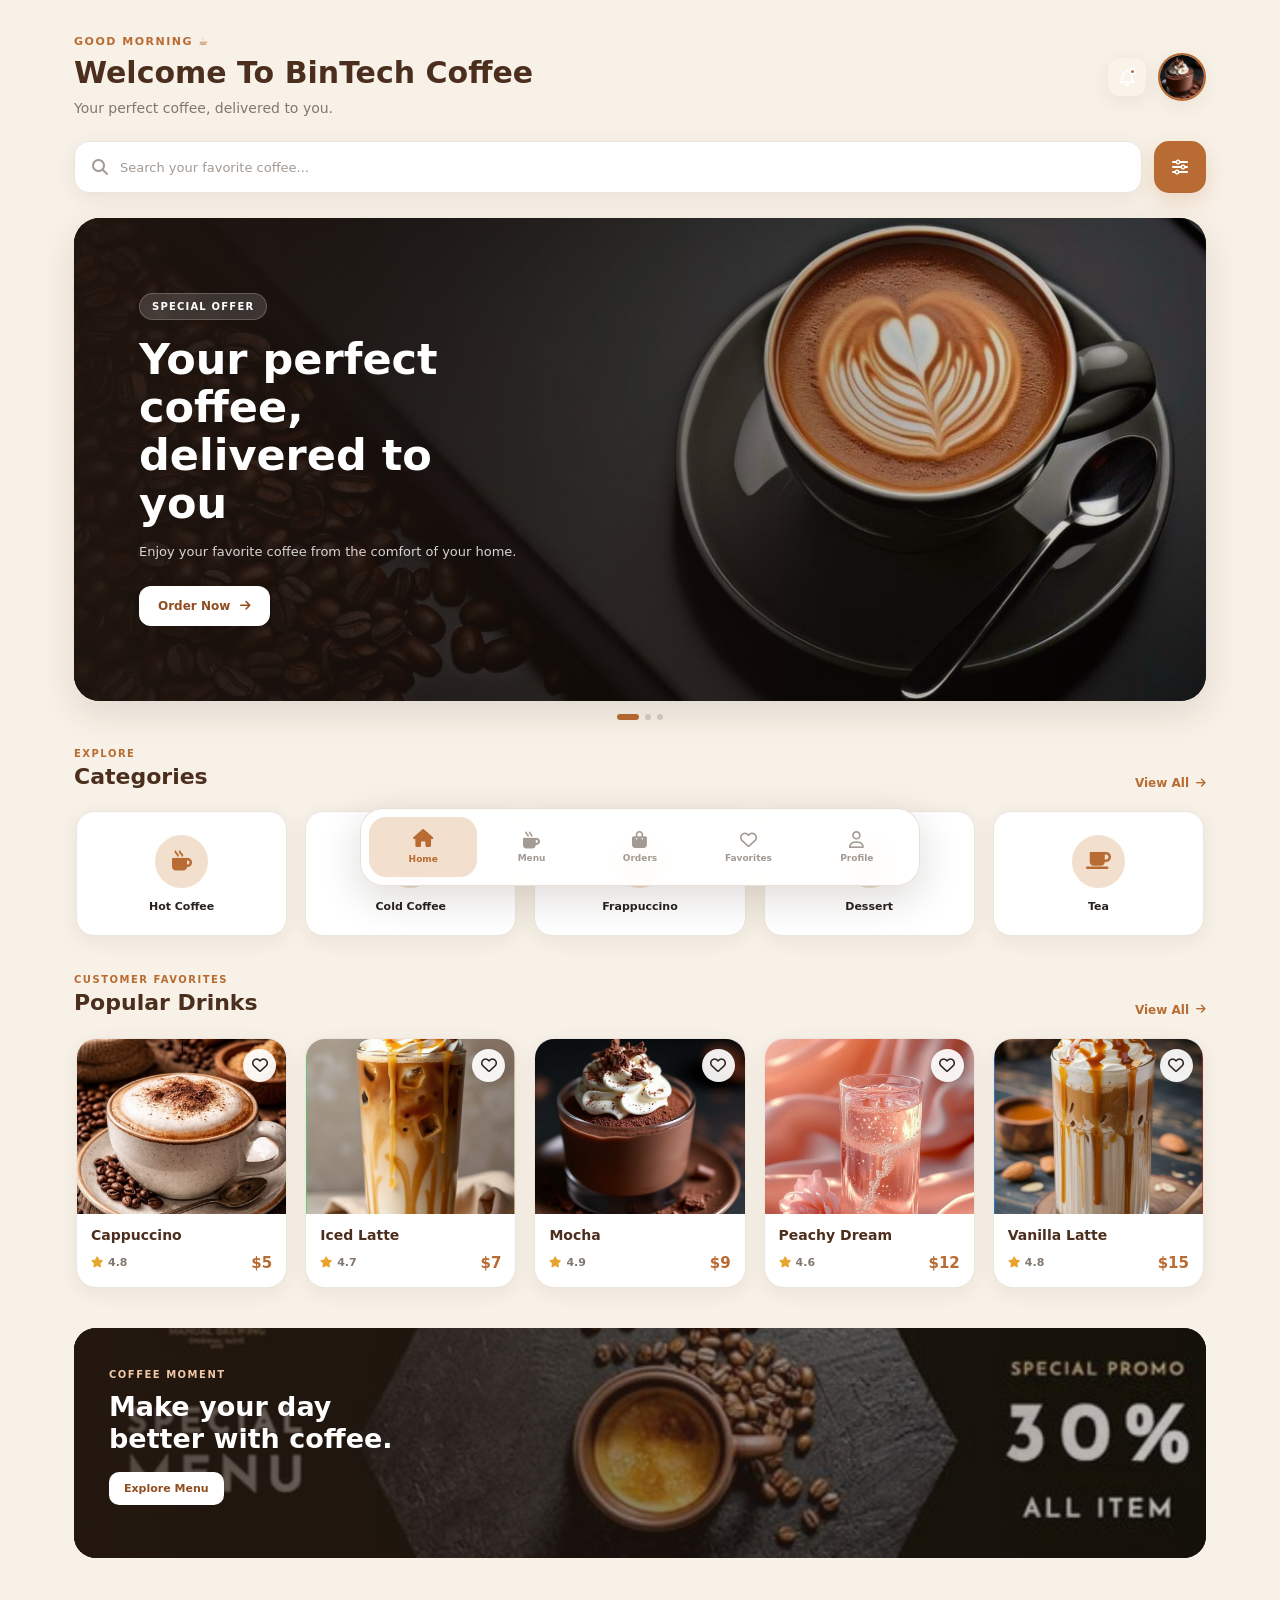
<file: index.html>
<!DOCTYPE html>
<html lang="en" dir="ltr">

<head>
    <meta charset="UTF-8">

    <!-- برای نمایش صحیح سایت در موبایل -->
    <meta name="viewport" content="width=device-width, initial-scale=1.0">

    <!-- آیکون‌های Font Awesome -->
    <link rel="stylesheet"
        href="https://cdnjs.cloudflare.com/ajax/libs/font-awesome/6.7.2/css/all.min.css">

    <!-- فایل CSS اصلی -->
    <link rel="stylesheet" href="stayl.css">

    <title>BinTech Coffee | Home</title>
</head>

<body>

    <!-- ================= HEADER ================= -->

    <header class="top-bar">

        <div class="greeting">
            <span class="welcome-small">GOOD MORNING ☕</span>

            <h1>Welcome to BinTech Coffee</h1>

            <p>Your perfect coffee, delivered to you.</p>
        </div>

        <div class="header-actions">

            <!-- دکمه اعلان -->
            <button class="icon-btn" aria-label="Notifications">
                <i class="fa-regular fa-bell"></i>
                <span class="notification-dot"></span>
            </button>

            <!-- پروفایل -->
            <a href="#" class="profile-avatar">
                <img src="Mocha.jpg" alt="User profile">
            </a>

        </div>

    </header>


    <!-- ================= SEARCH ================= -->

    <section class="search-section">

        <div class="search-box">

            <i class="fa-solid fa-magnifying-glass"></i>

            <input
                type="text"
                placeholder="Search your favorite coffee..."
            >

        </div>

        <button class="filter-btn" aria-label="Filter">
            <i class="fa-solid fa-sliders"></i>
        </button>

    </section>


    <!-- ================= HERO ================= -->

    <main>

        <section class="hero-section">

            <div class="hero-card">

                <img src="BANER1.PNG" alt="Coffee banner">

                <div class="hero-overlay"></div>

                <div class="hero-content">

                    <span class="hero-label">
                        SPECIAL OFFER
                    </span>

                    <h2>
                        Your perfect coffee,
                        <br>
                        delivered to you
                    </h2>

                    <p>
                        Enjoy your favorite coffee
                        from the comfort of your home.
                    </p>

                    <a href="menu.html" class="primary-btn">
                        Order Now
                        <i class="fa-solid fa-arrow-right"></i>
                    </a>

                </div>

            </div>

            <!-- نقطه‌های اسلایدر -->
            <div class="hero-dots">

                <span class="hero-dot active"></span>
                <span class="hero-dot"></span>
                <span class="hero-dot"></span>

            </div>

        </section>


        <!-- ================= CATEGORIES ================= -->

        <section class="content-section">

            <div class="section-heading">

                <div>
                    <span class="section-label">EXPLORE</span>
                    <h2>Categories</h2>
                </div>

                <a href="menu.html" class="view-all">
                    View All
                    <i class="fa-solid fa-arrow-right"></i>
                </a>

            </div>


            <div class="category-list">

                <a href="menu.html" class="category-card">

                    <div class="category-icon">
                        <i class="fa-solid fa-mug-hot"></i>
                    </div>

                    <span>Hot Coffee</span>

                </a>


                <a href="menu.html" class="category-card">

                    <div class="category-icon">
                        <i class="fa-solid fa-glass-water"></i>
                    </div>

                    <span>Cold Coffee</span>

                </a>


                <a href="menu.html" class="category-card">

                    <div class="category-icon">
                        <i class="fa-solid fa-blender"></i>
                    </div>

                    <span>Frappuccino</span>

                </a>


                <a href="menu.html" class="category-card">

                    <div class="category-icon">
                        <i class="fa-solid fa-cake-candles"></i>
                    </div>

                    <span>Dessert</span>

                </a>


                <a href="menu.html" class="category-card">

                    <div class="category-icon">
                        <i class="fa-solid fa-mug-saucer"></i>
                    </div>

                    <span>Tea</span>

                </a>

            </div>

        </section>


        <!-- ================= POPULAR DRINKS ================= -->

        <section class="content-section">

            <div class="section-heading">

                <div>
                    <span class="section-label">CUSTOMER FAVORITES</span>
                    <h2>Popular Drinks</h2>
                </div>

                <a href="menu.html" class="view-all">
                    View All
                    <i class="fa-solid fa-arrow-right"></i>
                </a>

            </div>


            <div class="drink-list">


                <!-- Drink 1 -->

                <article class="drink-card">

                    <div class="drink-image">

                        <img
                            src="cappuccino.jpg"
                            alt="Cappuccino"
                        >

                        <button class="heart-btn" aria-label="Add to favorites">
                            <i class="fa-regular fa-heart"></i>
                        </button>

                    </div>

                    <div class="drink-info">

                        <h3>Cappuccino</h3>

                        <div class="drink-bottom">

                            <div class="rating">
                                <i class="fa-solid fa-star"></i>
                                <span>4.8</span>
                            </div>

                            <span class="price">$5</span>

                        </div>

                    </div>

                </article>


                <!-- Drink 2 -->

                <article class="drink-card">

                    <div class="drink-image">

                        <img
                            src="Iced lette.jpg"
                            alt="Iced Latte"
                        >

                        <button class="heart-btn" aria-label="Add to favorites">
                            <i class="fa-regular fa-heart"></i>
                        </button>

                    </div>

                    <div class="drink-info">

                        <h3>Iced Latte</h3>

                        <div class="drink-bottom">

                            <div class="rating">
                                <i class="fa-solid fa-star"></i>
                                <span>4.7</span>
                            </div>

                            <span class="price">$7</span>

                        </div>

                    </div>

                </article>


                <!-- Drink 3 -->

                <article class="drink-card">

                    <div class="drink-image">

                        <img
                            src="Mocha.jpg"
                            alt="Mocha"
                        >

                        <button class="heart-btn" aria-label="Add to favorites">
                            <i class="fa-regular fa-heart"></i>
                        </button>

                    </div>

                    <div class="drink-info">

                        <h3>Mocha</h3>

                        <div class="drink-bottom">

                            <div class="rating">
                                <i class="fa-solid fa-star"></i>
                                <span>4.9</span>
                            </div>

                            <span class="price">$9</span>

                        </div>

                    </div>

                </article>


                <!-- Drink 4 -->

                <article class="drink-card">

                    <div class="drink-image">

                        <img
                            src="Peachy Dream.jpg"
                            alt="Peachy Dream"
                        >

                        <button class="heart-btn" aria-label="Add to favorites">
                            <i class="fa-regular fa-heart"></i>
                        </button>

                    </div>

                    <div class="drink-info">

                        <h3>Peachy Dream</h3>

                        <div class="drink-bottom">

                            <div class="rating">
                                <i class="fa-solid fa-star"></i>
                                <span>4.6</span>
                            </div>

                            <span class="price">$12</span>

                        </div>

                    </div>

                </article>


                <!-- Drink 5 -->

                <article class="drink-card">

                    <div class="drink-image">

                        <img
                            src="Vanilla Latte.jpg"
                            alt="Vanilla Latte"
                        >

                        <button class="heart-btn" aria-label="Add to favorites">
                            <i class="fa-regular fa-heart"></i>
                        </button>

                    </div>

                    <div class="drink-info">

                        <h3>Vanilla Latte</h3>

                        <div class="drink-bottom">

                            <div class="rating">
                                <i class="fa-solid fa-star"></i>
                                <span>4.8</span>
                            </div>

                            <span class="price">$15</span>

                        </div>

                    </div>

                </article>

            </div>

        </section>


        <!-- ================= PROMO BANNER ================= -->

        <section class="promo-section">

            <div class="promo-card">

                <img src="BANER3.PNG" alt="Special coffee">

                <div class="promo-overlay"></div>

                <div class="promo-content">

                    <span>COFFEE MOMENT</span>

                    <h2>
                        Make your day
                        <br>
                        better with coffee.
                    </h2>

                    <a href="menu.html" class="promo-btn">
                        Explore Menu
                    </a>

                </div>

            </div>

        </section>

    </main>


    <!-- ================= BOTTOM NAVIGATION ================= -->

   <nav class="bottom-nav">

    <a href="index.html" class="bottom-nav-item active">
        <i class="fa-solid fa-house"></i>
        <span>Home</span>
    </a>

    <a href="menu.html" class="bottom-nav-item">
        <i class="fa-solid fa-mug-hot"></i>
        <span>Menu</span>
    </a>

    <a href="cart.html" class="bottom-nav-item">
        <i class="fa-solid fa-bag-shopping"></i>
        <span>Orders</span>
        <span class="nav-badge cart-count">0</span>
    </a>

    <a href="favorites.html" class="bottom-nav-item">
        <i class="fa-regular fa-heart"></i>
        <span>Favorites</span>
        <span class="nav-badge favorite-count">0</span>
    </a>

    <a href="profile.html" class="bottom-nav-item">
        <i class="fa-regular fa-user"></i>
        <span>Profile</span>
    </a>

</nav>
<script src="app.js"></script>
</body>

</html>
</file>
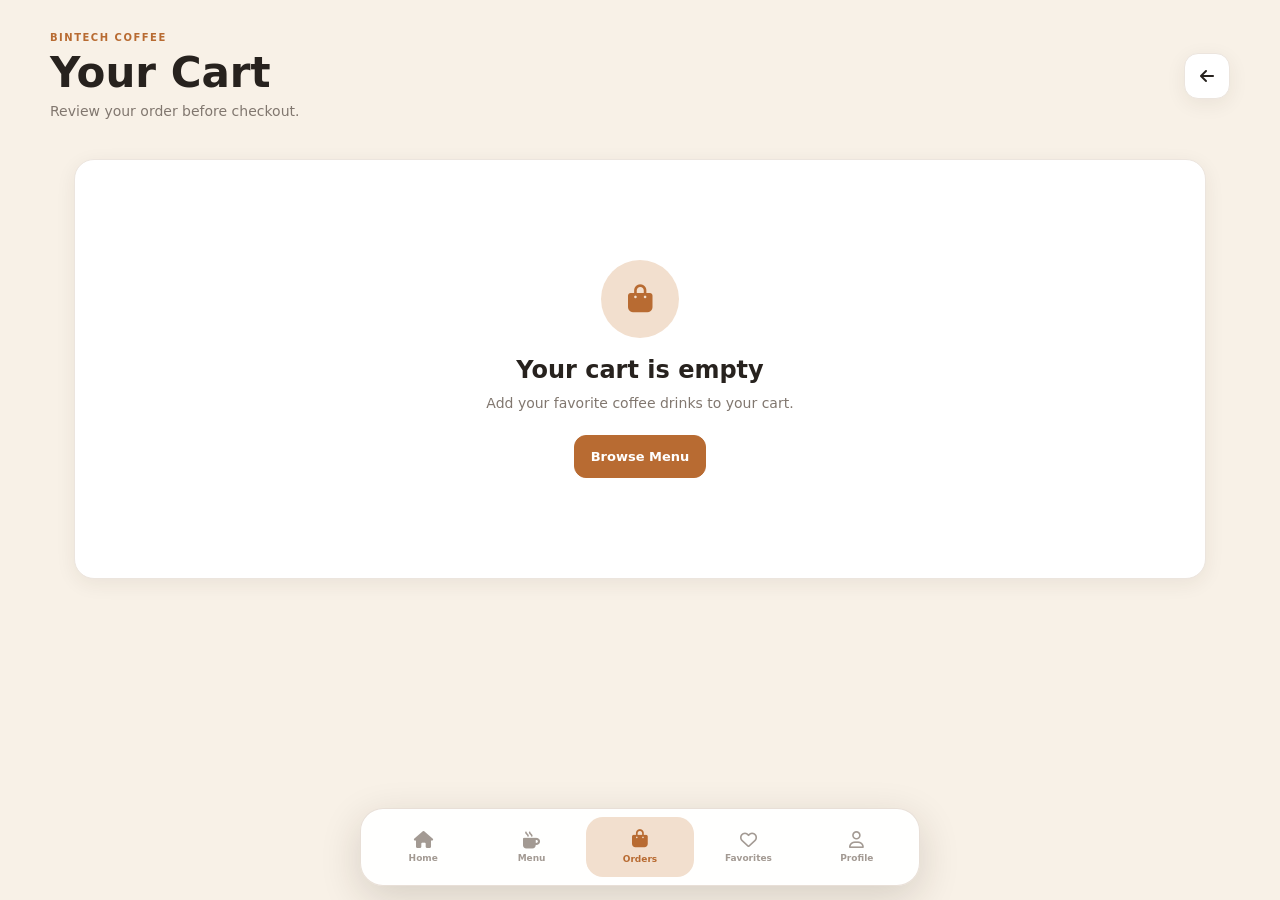
<file: cart.html>
<!DOCTYPE html>
<html lang="en">

<head>
    <meta charset="UTF-8">

    <meta
        name="viewport"
        content="width=device-width, initial-scale=1.0">

    <title>BinTech Coffee - Cart</title>

    <link rel="stylesheet" href="stayl.css">

    <link
        rel="stylesheet"
        href="https://cdnjs.cloudflare.com/ajax/libs/font-awesome/6.7.2/css/all.min.css">
</head>

<body>

    <!-- Page Header -->
    <header class="page-header">

        <div>
            <span class="section-label">BINTECH COFFEE</span>
            <h1>Your Cart</h1>
            <p>Review your order before checkout.</p>
        </div>

        <a href="menu.html" class="back-btn">
            <i class="fa-solid fa-arrow-left"></i>
        </a>

    </header>


    <!-- Cart -->
    <main>

        <section class="content-section">

            <div id="cartContent"></div>

        </section>

    </main>


    <!-- Bottom Navigation -->
    <nav class="bottom-nav">

        <a href="index.html" class="bottom-nav-item">
            <i class="fa-solid fa-house"></i>
            <span>Home</span>
        </a>

        <a href="menu.html" class="bottom-nav-item">
            <i class="fa-solid fa-mug-hot"></i>
            <span>Menu</span>
        </a>

        <a href="cart.html" class="bottom-nav-item active">
            <i class="fa-solid fa-bag-shopping"></i>
            <span>Orders</span>
            <span class="nav-badge cart-count">0</span>
        </a>

        <a href="favorites.html" class="bottom-nav-item">
            <i class="fa-regular fa-heart"></i>
            <span>Favorites</span>
            <span class="nav-badge favorite-count">0</span>
        </a>

        <a href="profile.html" class="bottom-nav-item">
            <i class="fa-regular fa-user"></i>
            <span>Profile</span>
        </a>

    </nav>


    <script src="app.js"></script>

</body>

</html>
</file>
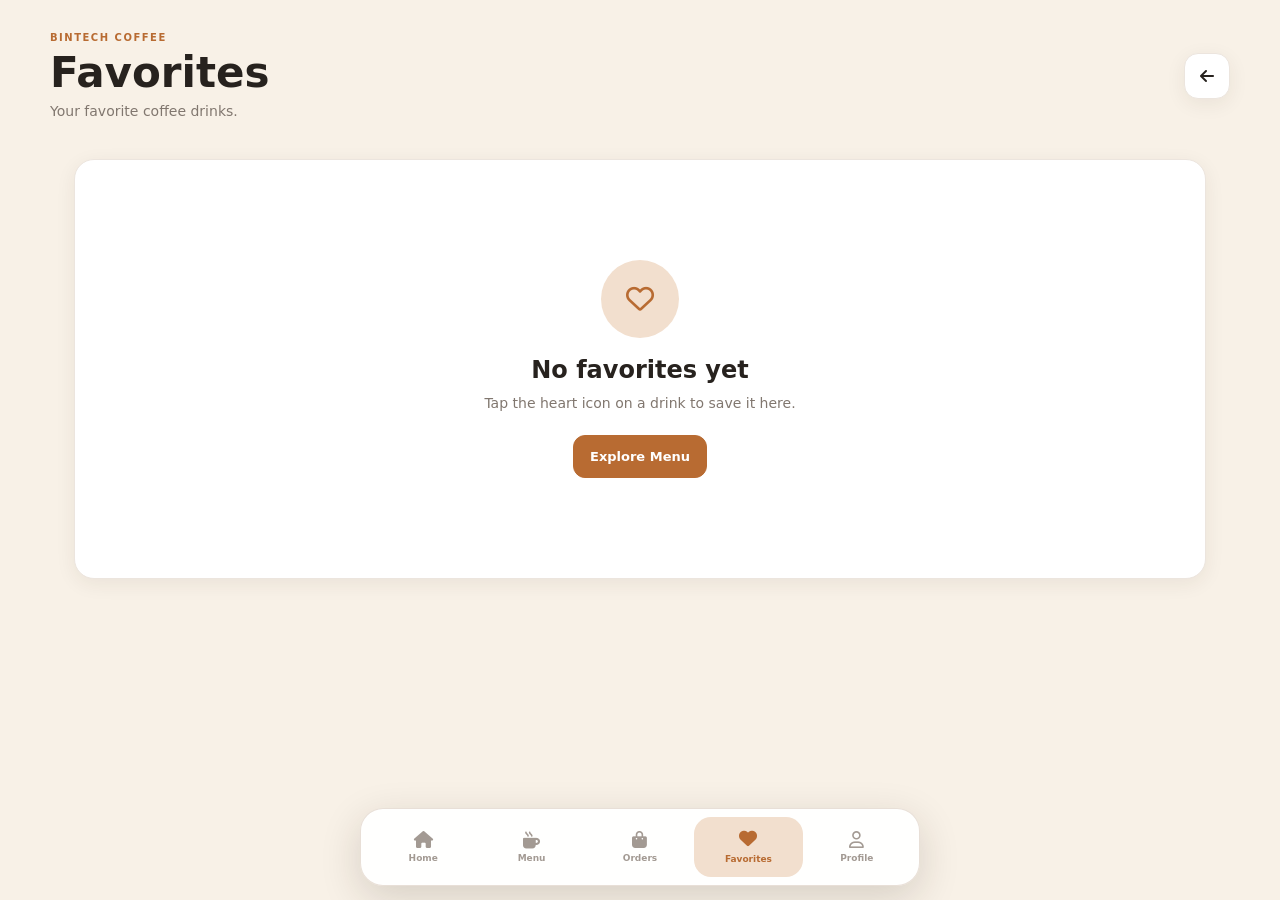
<file: favorites.html>
<!DOCTYPE html>
<html lang="en">

<head>

    <meta charset="UTF-8">

    <meta
        name="viewport"
        content="width=device-width, initial-scale=1.0">

    <title>BinTech Coffee - Favorites</title>

    <link rel="stylesheet" href="stayl.css">

    <link
        rel="stylesheet"
        href="https://cdnjs.cloudflare.com/ajax/libs/font-awesome/6.7.2/css/all.min.css">

</head>

<body>

    <!-- Page Header -->
    <header class="page-header">

        <div>
            <span class="section-label">BINTECH COFFEE</span>
            <h1>Favorites</h1>
            <p>Your favorite coffee drinks.</p>
        </div>

        <a href="index.html" class="back-btn">
            <i class="fa-solid fa-arrow-left"></i>
        </a>

    </header>


    <!-- Favorites -->
    <main>

        <section class="content-section">

            <div id="favoritesContent"></div>

        </section>

    </main>


    <!-- Bottom Navigation -->
    <nav class="bottom-nav">

        <a href="index.html" class="bottom-nav-item">
            <i class="fa-solid fa-house"></i>
            <span>Home</span>
        </a>

        <a href="menu.html" class="bottom-nav-item">
            <i class="fa-solid fa-mug-hot"></i>
            <span>Menu</span>
        </a>

        <a href="cart.html" class="bottom-nav-item">
            <i class="fa-solid fa-bag-shopping"></i>
            <span>Orders</span>
            <span class="nav-badge cart-count">0</span>
        </a>

        <a href="favorites.html" class="bottom-nav-item active">
            <i class="fa-solid fa-heart"></i>
            <span>Favorites</span>
            <span class="nav-badge favorite-count">0</span>
        </a>

        <a href="profile.html" class="bottom-nav-item">
            <i class="fa-regular fa-user"></i>
            <span>Profile</span>
        </a>

    </nav>


    <script src="app.js"></script>

</body>

</html>
</file>
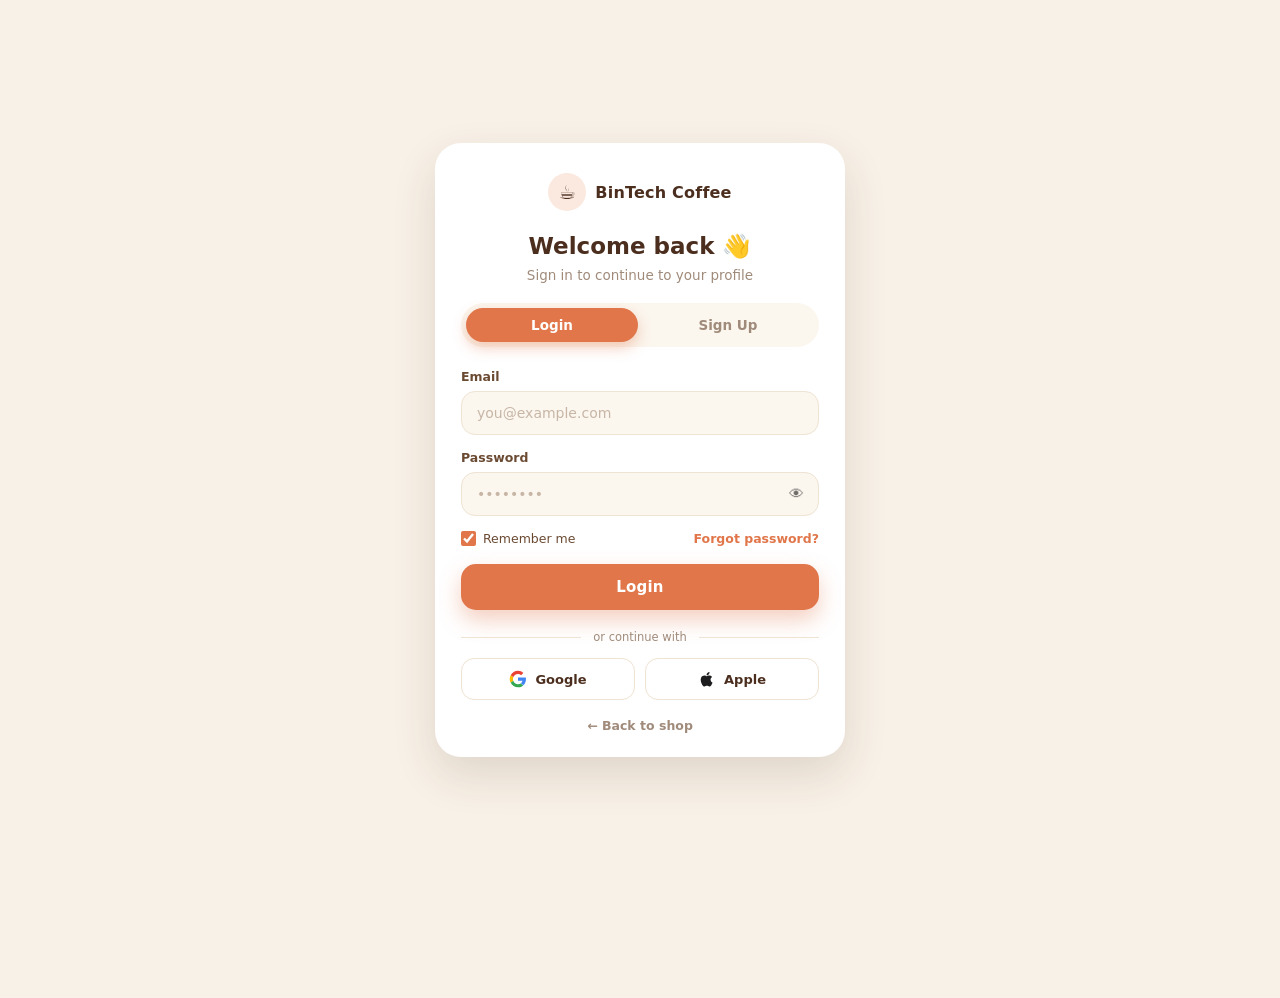
<file: profile.html>
<!DOCTYPE html>
<html lang="en">
<head>
  <meta charset="UTF-8">
  <meta name="viewport" content="width=device-width, initial-scale=1.0">
  <title>Profile — BinTech Coffee</title>
  <link rel="stylesheet" href="stayl.css">
  <script src="app.js" defer></script>
</head>
<body>

  <!-- ================= AUTH SCREEN (Login / Sign Up) ================= -->
  <div id="authScreen" class="screen active">
    <div class="auth-card">

      <div class="auth-logo">
        <span class="auth-logo-icon">☕</span>
        BinTech Coffee
      </div>

      <h1 id="authTitle">Welcome back 👋</h1>
      <p class="auth-sub" id="authSub">Sign in to continue to your profile</p>

      <!-- Login / Signup switcher -->
      <div class="auth-tabs">
        <button class="atab active" data-tab="login" type="button">Login</button>
        <button class="atab" data-tab="signup" type="button">Sign Up</button>
      </div>

      <!-- LOGIN FORM -->
      <form id="loginForm" novalidate>
        <label class="pfl-field">
          <span>Email</span>
          <input type="email" id="loginEmail" placeholder="you@example.com" autocomplete="email">
        </label>

        <label class="pfl-field">
          <span>Password</span>
          <div class="pw-wrap">
            <input type="password" id="loginPass" placeholder="••••••••" autocomplete="current-password">
            <button type="button" class="pw-eye" data-eye="loginPass" aria-label="Show password">👁</button>
          </div>
        </label>

        <div class="row-between">
          <label class="chk"><input type="checkbox" checked> Remember me</label>
          <a href="#" class="link" id="forgotLink">Forgot password?</a>
        </div>

        <button type="submit" class="btn-primary" id="loginBtn" >Login</button>
      </form>

      <!-- SIGNUP FORM -->
      <form id="signupForm" hidden novalidate>
        <label class="pfl-field">
          <span>Full name</span>
          <input type="text" id="signupName" placeholder="John Carter" autocomplete="name">
        </label>

        <label class="pfl-field">
          <span>Email</span>
          <input type="email" id="signupEmail" placeholder="you@example.com" autocomplete="email">
        </label>

        <label class="pfl-field">
          <span>Password</span>
          <div class="pw-wrap">
            <input type="password" id="signupPass" placeholder="Min. 6 characters" autocomplete="new-password">
            <button type="button" class="pw-eye" data-eye="signupPass" aria-label="Show password">👁</button>
          </div>
        </label>

        <label class="pfl-field">
          <span>Confirm password</span>
          <div class="pw-wrap">
            <input type="password" id="signupPass2" placeholder="Repeat password" autocomplete="new-password">
            <button type="button" class="pw-eye" data-eye="signupPass2" aria-label="Show password">👁</button>
          </div>
        </label>

        <button type="submit" class="btn-primary" id="signupBtn">Create Account</button>
      </form>

      <div class="divider"><span>or continue with</span></div>

      <div class="socials">
        <button type="button" class="btn-social" data-social="Google">
          <svg viewBox="0 0 24 24" width="18" height="18"><path fill="#EA4335" d="M12 5.3c1.6 0 3 .55 4.1 1.6l3-3C17.2 2.1 14.8 1 12 1 7.7 1 4 3.4 2.2 7l3.5 2.7C6.5 7.1 9 5.3 12 5.3z"/><path fill="#4285F4" d="M22.6 12.2c0-.8-.1-1.5-.2-2.2H12v4.3h6c-.3 1.4-1.1 2.6-2.3 3.4l3.4 2.6c2-1.9 3.5-4.6 3.5-8.1z"/><path fill="#FBBC05" d="M5.7 14.3a6.6 6.6 0 0 1 0-4.6L2.2 7a11 11 0 0 0 0 10l3.5-2.7z"/><path fill="#34A853" d="M12 23c2.8 0 5.2-.9 7-2.5l-3.4-2.6c-.9.6-2.1 1-3.6 1-3 0-5.5-1.8-6.3-4.6L2.2 17C4 20.6 7.7 23 12 23z"/></svg>
          Google
        </button>
        <button type="button" class="btn-social" data-social="Apple">
          <svg viewBox="0 0 24 24" width="18" height="18" fill="#1d1d1f"><path d="M16.7 12.9c0-2.4 2-3.6 2.1-3.7-1.1-1.7-2.9-1.9-3.5-1.9-1.5-.2-2.9.9-3.7.9-.8 0-1.9-.9-3.2-.9-1.6 0-3.1 1-4 2.4-1.7 3-.4 7.4 1.2 9.8.8 1.2 1.8 2.5 3.1 2.4 1.2 0 1.7-.8 3.2-.8 1.5 0 1.9.8 3.2.8 1.3 0 2.2-1.2 3-2.4.9-1.4 1.3-2.7 1.3-2.8-.1 0-2.6-1-2.7-3.8zM14.4 5.6c.7-.8 1.1-1.9 1-3.1-1 .1-2.2.7-2.9 1.5-.6.7-1.2 1.9-1 3 1.1.1 2.2-.6 2.9-1.4z"/></svg>
          Apple
        </button>
      </div>

      <button type="button" class="back-link" id="backBtn" href="index.html" >← Back to shop</button>
    </div>
  </div>

  <!-- ================= PROFILE SCREEN ================= -->
  <div id="profileScreen" class="screen">

    <!-- Profile header (brown gradient like the hero banner) -->
    <header class="phead">
      <div class="phead-top">
        <span class="phead-title">Profile</span>
        <button class="icon-btn" id="settingsBtn" aria-label="Settings">
          <svg viewBox="0 0 24 24" width="20" height="20" fill="none" stroke="currentColor" stroke-width="2" stroke-linecap="round"><circle cx="12" cy="12" r="3.2"/><path d="M19.4 15a1.7 1.7 0 0 0 .34 1.87l.06.06a2 2 0 1 1-2.83 2.83l-.06-.06a1.7 1.7 0 0 0-1.87-.34 1.7 1.7 0 0 0-1 1.55V21a2 2 0 1 1-4 0v-.09a1.7 1.7 0 0 0-1-1.55 1.7 1.7 0 0 0-1.87.34l-.06.06a2 2 0 1 1-2.83-2.83l.06-.06a1.7 1.7 0 0 0 .34-1.87 1.7 1.7 0 0 0-1.55-1H3a2 2 0 1 1 0-4h.09a1.7 1.7 0 0 0 1.55-1 1.7 1.7 0 0 0-.34-1.87l-.06-.06a2 2 0 1 1 2.83-2.83l.06.06a1.7 1.7 0 0 0 1.87.34h.09a1.7 1.7 0 0 0 1-1.55V3a2 2 0 1 1 4 0v.09a1.7 1.7 0 0 0 1 1.55 1.7 1.7 0 0 0 1.87-.34l.06-.06a2 2 0 1 1 2.83 2.83l-.06.06a1.7 1.7 0 0 0-.34 1.87v.09a1.7 1.7 0 0 0 1.55 1H21a2 2 0 1 1 0 4h-.09a1.7 1.7 0 0 0-1.55 1z"/></svg>
        </button>
      </div>

      <div class="phead-row">
        <div class="avatar" id="pAvatar">JC</div>
        <div>
          <div class="pname" id="pName">John Carter</div>
          <div class="pemail" id="pEmail">john@example.com</div>
          <span class="tier-badge">★ Gold Member</span>
        </div>
      </div>
    </header>

    <!-- Stats card (overlaps header) -->
    <section class="pstats">
      <div class="stat"><b id="stOrders">24</b><span>Orders</span></div>
      <div class="stat"><b id="stSpent">$142.60</b><span>Total Spent</span></div>
      <div class="stat"><b id="stPoints">320</b><span>Points</span></div>
    </section>

    <!-- Loyalty progress -->
    <section class="loyalty">
      <div class="row-between">
        <b>Loyalty — Gold Tier</b><span class="loyal-pts" id="loyalPts">320 pts</span>
      </div>
      <div class="bar"><i style="width:64%"></i></div>
      <small>180 more points to unlock <b>Platinum</b> ☕</small>
    </section>

    <!-- Tabs -->
    <nav class="ptabs">
      <button class="ptab active" data-panel="orders">Orders</button>
      <button class="ptab" data-panel="transactions">Transactions</button>
      <button class="ptab" data-panel="settings">Settings</button>
    </nav>

    <!-- ORDERS PANEL -->
    <section class="panel active" id="panel-orders">
      <div class="pfl-list" id="ordersList"><!-- rendered by JS --></div>
    </section>

    <!-- TRANSACTIONS PANEL -->
    <section class="panel" id="panel-transactions">
      <div class="pfl-list" id="txList"><!-- rendered by JS --></div>
    </section>

    <!-- SETTINGS PANEL -->
    <section class="panel" id="panel-settings">
      <div class="scard">
        <h3>Personal info</h3>
        <div class="set-avatar-row">
          <div class="avatar avatar-sm" id="setAvatar">JC</div>
          <div>
            <button type="button" class="btn-mini" id="changePhotoBtn">📷 Change photo</button>
            <input type="file" id="avatarInput" accept="image/*" hidden>
            <small>JPG or PNG, max 2MB</small>
          </div>
        </div>
        <form id="profileForm" novalidate>
          <label class="pfl-field"><span>Full name</span>
            <input type="text" id="setName" autocomplete="name">
          </label>
          <label class="pfl-field"><span>Email</span>
            <input type="email" id="setEmail" autocomplete="email">
          </label>
          <button type="submit" class="btn-primary btn-sm">Save changes</button>
        </form>
      </div>

      <div class="scard">
        <h3>Preferences</h3>
        <label class="pref"><span>Order status updates 🔔</span>
          <span class="tgl"><input type="checkbox" checked data-pref="order"><i></i></span>
        </label>
        <label class="pref"><span>Promo &amp; discounts 🎁</span>
          <span class="tgl"><input type="checkbox" data-pref="promo"><i></i></span>
        </label>
        <label class="pref"><span>Newsletter 📰</span>
          <span class="tgl"><input type="checkbox" data-pref="news"><i></i></span>
        </label>
      </div>

      <button class="btn-logout" id="logoutBtn">
        <svg viewBox="0 0 24 24" width="18" height="18" fill="none" stroke="currentColor" stroke-width="2" stroke-linecap="round"><path d="M9 21H5a2 2 0 0 1-2-2V5a2 2 0 0 1 2-2h4"/><path d="M16 17l5-5-5-5M21 12H9"/></svg>
        Log out
      </button>
    </section>

    <!-- Bottom navigation (same as the rest of the site) -->
    <nav class="bnav">
      <button class="bitem" data-nav="home">
        <svg viewBox="0 0 24 24" fill="none" stroke="currentColor" stroke-width="2" stroke-linecap="round" stroke-linejoin="round"><path d="M3 10.5 12 3l9 7.5"/><path d="M5 9.5V21h14V9.5"/></svg>
        Home
      </button>
      <button class="bitem" data-nav="menu">
        <svg viewBox="0 0 24 24" fill="currentColor"><circle cx="6" cy="6" r="2"/><circle cx="14" cy="6" r="2"/><circle cx="6" cy="14" r="2"/><circle cx="14" cy="14" r="2"/><circle cx="20" cy="10" r="1.6"/></svg>
        Menu
      </button>
      <button class="bitem" data-nav="orders">
        <svg viewBox="0 0 24 24" fill="none" stroke="currentColor" stroke-width="2" stroke-linecap="round" stroke-linejoin="round"><path d="M6 3h12v18l-2-1.5L14 21l-2-1.5L10 21l-2-1.5L6 21V3z"/><path d="M9 8h6M9 12h6"/></svg>
        Orders
      </button>
      <button class="bitem" data-nav="fav">
        <svg viewBox="0 0 24 24" fill="none" stroke="currentColor" stroke-width="2" stroke-linecap="round" stroke-linejoin="round"><path d="M12 20.5s-7.5-4.7-9.3-9.2C1.5 8.3 3.4 5 6.6 5c2 0 3.6 1.2 4.4 2.5h2c.8-1.3 2.4-2.5 4.4-2.5 3.2 0 5.1 3.3 3.9 6.3-1.8 4.5-9.3 9.2-9.3 9.2z"/></svg>
        Favorites
      </button>
      <button class="bitem active" data-nav="profile">
        <svg viewBox="0 0 24 24" fill="none" stroke="currentColor" stroke-width="2" stroke-linecap="round"><circle cx="12" cy="8" r="3.6"/><path d="M5 20c1.5-3.5 4-5 7-5s5.5 1.5 7 5"/></svg>
        Profile
      </button>
    </nav>
  </div>

  <!-- Toast -->
  <div id="toast" class="toast" hidden></div>

</body>
</html>
</file>
<file: stayl.css>
/* =====================================================
   BINTECH COFFEE
   Main Stylesheet
   این فایل برای index.html و menu.html استفاده می‌شود.
===================================================== */


/* ================= ROOT VARIABLES ================= */

:root {

    --primary-color: #b86b32;
    --primary-dark: #8f4d20;
    --primary-light: #f2dfce;

    --background-color: #f8f5f0;
    --white: #ffffff;

    --text-color: #27221e;
    --text-light: #81776f;
    --text-muted: #a39a93;

    --border-color: #ece5de;

    --rating-color: #e8a52d;

    --card-radius: 20px;

    --small-shadow:
        0 5px 20px rgba(60, 39, 25, 0.07);

    --medium-shadow:
        0 12px 35px rgba(60, 39, 25, 0.12);

    --transition: 0.3s ease;

    --bottom-nav-height: 78px;
}


/* ================= RESET ================= */

* {
    margin: 0;
    padding: 0;
    box-sizing: border-box;
}


html {
    scroll-behavior: smooth;
}


body {

    font-family:
        Arial,
        Helvetica,
        sans-serif;

    background: var(--background-color);

    color: var(--text-color);

    min-height: 100vh;

    padding-bottom: calc(
        var(--bottom-nav-height) + 20px
    );
}


a {
    color: inherit;
    text-decoration: none;
}


button,
input {
    font: inherit;
}


button {
    border: none;
    cursor: pointer;
}


img {
    max-width: 100%;
}


/* ================= HEADER ================= */

.top-bar {

    width: 100%;

    max-width: 1180px;

    margin: 0 auto;

    padding: 28px 24px 10px;

    display: flex;

    align-items: center;

    justify-content: space-between;

    gap: 20px;
}


.greeting {
    min-width: 0;
}


.welcome-small {

    display: block;

    margin-bottom: 7px;

    color: var(--primary-color);

    font-size: 11px;

    font-weight: 800;

    letter-spacing: 1.5px;
}


.greeting h1 {

    font-size: clamp(22px, 4vw, 30px);

    line-height: 1.2;

    font-weight: 800;

    text-transform: capitalize;
}


.greeting p {

    margin-top: 7px;

    color: var(--text-light);

    font-size: 14px;

    line-height: 1.5;
}


/* ================= HEADER ACTIONS ================= */

.header-actions {

    display: flex;

    align-items: center;

    gap: 12px;

    flex-shrink: 0;
}


.icon-btn {

    position: relative;

    width: 46px;

    height: 46px;

    border-radius: 50%;

    display: flex;

    align-items: center;

    justify-content: center;

    background: var(--white);

    color: var(--text-color);

    box-shadow: var(--small-shadow);

    transition: var(--transition);
}


.icon-btn:hover {

    transform: translateY(-2px);

    color: var(--primary-color);
}


.icon-btn i {
    font-size: 17px;
}


.notification-dot {

    position: absolute;

    top: 10px;

    right: 10px;

    width: 7px;

    height: 7px;

    border-radius: 50%;

    background: var(--primary-color);

    border: 2px solid var(--white);
}


.profile-avatar {

    width: 48px;

    height: 48px;

    border-radius: 50%;

    overflow: hidden;

    border: 2px solid var(--primary-color);

    box-shadow: var(--small-shadow);

    transition: var(--transition);
}


.profile-avatar:hover {
    transform: scale(1.05);
}


.profile-avatar img {

    width: 100%;

    height: 100%;

    display: block;

    object-fit: cover;
}


/* ================= SEARCH ================= */

.search-section,
.menu-tools {

    width: 100%;

    max-width: 1180px;

    margin: 12px auto 0;

    padding: 0 24px;

    display: flex;

    align-items: center;

    gap: 12px;
}


.search-box {

    flex: 1;

    height: 52px;

    padding: 0 17px;

    display: flex;

    align-items: center;

    gap: 12px;

    background: var(--white);

    border: 1px solid var(--border-color);

    border-radius: 15px;

    box-shadow: var(--small-shadow);

    transition: var(--transition);
}


.search-box:focus-within {

    border-color: var(--primary-color);

    box-shadow:
        0 5px 20px rgba(184, 107, 50, 0.12);
}


.search-box i {

    color: var(--text-muted);

    font-size: 16px;
}


.search-box input {

    width: 100%;

    border: none;

    outline: none;

    background: transparent;

    color: var(--text-color);

    font-size: 13px;
}


.search-box input::placeholder {
    color: var(--text-muted);
}


.filter-btn {

    width: 52px;

    height: 52px;

    flex-shrink: 0;

    border-radius: 15px;

    display: flex;

    align-items: center;

    justify-content: center;

    background: var(--primary-color);

    color: var(--white);

    box-shadow:
        0 8px 20px rgba(184, 107, 50, 0.2);

    transition: var(--transition);
}


.filter-btn:hover {

    background: var(--primary-dark);

    transform: translateY(-2px);
}


/* ================= MAIN ================= */

main {

    width: 100%;

    max-width: 1180px;

    margin: 0 auto;
}


.content-section {

    width: 100%;

    padding: 28px 24px 0;
}


/* ================= SECTION HEADING ================= */

.section-heading {

    display: flex;

    align-items: flex-end;

    justify-content: space-between;

    gap: 15px;

    margin-bottom: 18px;
}


.section-label {

    display: block;

    margin-bottom: 5px;

    color: var(--primary-color);

    font-size: 10px;

    font-weight: 800;

    letter-spacing: 1.5px;
}


.section-heading h2 {

    font-size: 22px;

    line-height: 1.2;

    font-weight: 800;
}


.view-all {

    display: flex;

    align-items: center;

    gap: 7px;

    color: var(--primary-color);

    font-size: 12px;

    font-weight: 700;

    white-space: nowrap;

    transition: var(--transition);
}


.view-all:hover {
    gap: 10px;
}


.view-all i {
    font-size: 11px;
}


/* ================= HERO ================= */

.hero-section {

    width: 100%;

    padding: 25px 24px 0;
}


.hero-card {

    position: relative;

    min-height: 340px;

    overflow: hidden;

    border-radius: 26px;

    background: #3c2920;

    box-shadow: var(--medium-shadow);
}


.hero-card img {

    position: absolute;

    inset: 0;

    width: 100%;

    height: 100%;

    object-fit: cover;
}


.hero-overlay {

    position: absolute;

    inset: 0;

    background:
        linear-gradient(
            90deg,
            rgba(35, 23, 17, 0.85) 0%,
            rgba(35, 23, 17, 0.45) 50%,
            rgba(35, 23, 17, 0.08) 100%
        );
}


.hero-content {

    position: relative;

    z-index: 2;

    max-width: 520px;

    padding: 55px 45px;

    color: var(--white);
}


.hero-label {

    display: inline-block;

    padding: 7px 12px;

    margin-bottom: 15px;

    border-radius: 30px;

    background: rgba(255, 255, 255, 0.15);

    border: 1px solid rgba(255, 255, 255, 0.2);

    font-size: 10px;

    font-weight: 800;

    letter-spacing: 1.2px;

    backdrop-filter: blur(5px);
}


.hero-content h2 {

    font-size: clamp(28px, 5vw, 43px);

    line-height: 1.12;

    font-weight: 800;
}


.hero-content p {

    max-width: 390px;

    margin-top: 13px;

    color: rgba(255, 255, 255, 0.82);

    font-size: 13px;

    line-height: 1.7;
}


.primary-btn {

    display: inline-flex;

    align-items: center;

    gap: 10px;

    margin-top: 23px;

    padding: 13px 19px;

    border-radius: 12px;

    background: var(--white);

    color: var(--primary-dark);

    font-size: 12px;

    font-weight: 800;

    box-shadow: 0 8px 20px rgba(0, 0, 0, 0.12);

    transition: var(--transition);
}


.primary-btn:hover {

    transform: translateY(-2px);

    gap: 13px;
}


/* ================= HERO DOTS ================= */

.hero-dots {

    display: flex;

    justify-content: center;

    align-items: center;

    gap: 6px;

    margin-top: 13px;
}


.hero-dot {

    width: 6px;

    height: 6px;

    border-radius: 10px;

    background: #d5ccc4;

    transition: var(--transition);
}


.hero-dot.active {

    width: 22px;

    background: var(--primary-color);
}


/* ================= CATEGORIES ================= */

.category-list {

    display: grid;

    grid-auto-flow: column;

    grid-auto-columns: 115px;

    gap: 13px;

    overflow-x: auto;

    padding: 3px 2px 10px;

    scrollbar-width: none;
}


.category-list::-webkit-scrollbar {
    display: none;
}


.category-card {

    min-height: 125px;

    padding: 17px 10px;

    display: flex;

    flex-direction: column;

    align-items: center;

    justify-content: center;

    gap: 12px;

    border-radius: 18px;

    background: var(--white);

    border: 1px solid var(--border-color);

    box-shadow: var(--small-shadow);

    transition: var(--transition);
}


.category-card:hover {

    transform: translateY(-4px);

    border-color: var(--primary-light);

    box-shadow: var(--medium-shadow);
}


.category-icon {

    width: 53px;

    height: 53px;

    display: flex;

    align-items: center;

    justify-content: center;

    border-radius: 50%;

    background: var(--primary-light);

    color: var(--primary-color);

    font-size: 20px;

    transition: var(--transition);
}


.category-card:hover .category-icon {

    background: var(--primary-color);

    color: var(--white);

    transform: rotate(-5deg);
}


.category-card span {

    color: var(--text-color);

    font-size: 11px;

    font-weight: 700;

    text-align: center;
}


/* ================= POPULAR DRINKS ================= */

.drink-list {

    display: grid;

    grid-auto-flow: column;

    grid-auto-columns: 190px;

    gap: 15px;

    overflow-x: auto;

    padding: 3px 2px 12px;

    scrollbar-width: none;
}


.drink-list::-webkit-scrollbar {
    display: none;
}


.drink-card {

    overflow: hidden;

    border-radius: var(--card-radius);

    background: var(--white);

    border: 1px solid var(--border-color);

    box-shadow: var(--small-shadow);

    transition: var(--transition);
}


.drink-card:hover {

    transform: translateY(-5px);

    box-shadow: var(--medium-shadow);
}


.drink-image {

    position: relative;

    height: 175px;

    overflow: hidden;

    background: #f0e9e1;
}


.drink-image img {

    width: 100%;

    height: 100%;

    display: block;

    object-fit: cover;

    transition: transform 0.5s ease;
}


.drink-card:hover .drink-image img {
    transform: scale(1.06);
}


.heart-btn {

    position: absolute;

    top: 10px;

    right: 10px;

    width: 33px;

    height: 33px;

    display: flex;

    align-items: center;

    justify-content: center;

    border-radius: 50%;

    background: rgba(255, 255, 255, 0.92);

    color: var(--text-color);

    box-shadow: 0 4px 12px rgba(0, 0, 0, 0.1);

    transition: var(--transition);
}


.heart-btn:hover {

    color: #c75b5b;

    transform: scale(1.08);
}


.drink-info {
    padding: 13px 14px 15px;
}


.drink-info h3 {

    font-size: 14px;

    font-weight: 800;

    white-space: nowrap;

    overflow: hidden;

    text-overflow: ellipsis;
}


.drink-bottom {

    display: flex;

    align-items: center;

    justify-content: space-between;

    margin-top: 11px;
}


.rating {

    display: flex;

    align-items: center;

    gap: 5px;

    color: var(--text-light);

    font-size: 11px;

    font-weight: 700;
}


.rating i {

    color: var(--rating-color);

    font-size: 11px;
}


.price,
.best-price {

    color: var(--primary-color);

    font-size: 15px;

    font-weight: 800;
}


/* ================= PROMO BANNER ================= */

.promo-section {

    width: 100%;

    padding: 28px 24px 10px;
}


.promo-card {

    position: relative;

    min-height: 230px;

    overflow: hidden;

    border-radius: 22px;

    background: #3d2920;
}


.promo-card img {

    position: absolute;

    inset: 0;

    width: 100%;

    height: 100%;

    object-fit: cover;
}


.promo-overlay {

    position: absolute;

    inset: 0;

    background:
        linear-gradient(
            90deg,
            rgba(40, 25, 17, 0.82),
            rgba(40, 25, 17, 0.25)
        );
}


.promo-content {

    position: relative;

    z-index: 2;

    padding: 35px;

    color: var(--white);
}


.promo-content span {

    font-size: 10px;

    font-weight: 800;

    letter-spacing: 1.5px;

    color: #f0c7a5;
}


.promo-content h2 {

    margin-top: 9px;

    font-size: 27px;

    line-height: 1.2;
}


.promo-btn {

    display: inline-block;

    margin-top: 17px;

    padding: 10px 15px;

    border-radius: 10px;

    background: var(--white);

    color: var(--primary-dark);

    font-size: 11px;

    font-weight: 800;
}


/* =====================================================
   MENU PAGE
===================================================== */


/* ================= MENU HEADER ================= */

.menu-header {

    width: 100%;

    max-width: 1180px;

    margin: 0 auto;

    padding: 30px 24px 15px;

    display: flex;

    align-items: center;

    justify-content: space-between;

    gap: 20px;
}


.menu-header h1 {

    font-size: clamp(28px, 5vw, 38px);

    line-height: 1.1;
}


.menu-header p {

    margin-top: 8px;

    color: var(--text-light);

    font-size: 13px;

    line-height: 1.6;
}


.back-btn {

    width: 46px;

    height: 46px;

    flex-shrink: 0;

    display: flex;

    align-items: center;

    justify-content: center;

    border-radius: 14px;

    background: var(--white);

    color: var(--text-color);

    box-shadow: var(--small-shadow);

    transition: var(--transition);
}


.back-btn:hover {

    color: var(--primary-color);

    transform: translateX(-3px);
}


/* ================= MENU CATEGORIES ================= */

.menu-categories {
    padding-top: 15px;
}


.menu-category-list {

    display: flex;

    gap: 9px;

    overflow-x: auto;

    padding: 2px 2px 10px;

    scrollbar-width: none;
}


.menu-category-list::-webkit-scrollbar {
    display: none;
}


.menu-category {

    flex-shrink: 0;

    padding: 11px 16px;

    border-radius: 30px;

    background: var(--white);

    color: var(--text-light);

    border: 1px solid var(--border-color);

    font-size: 11px;

    font-weight: 700;

    transition: var(--transition);
}


.menu-category:hover {

    border-color: var(--primary-color);

    color: var(--primary-color);
}


.menu-category.active {

    background: var(--primary-color);

    border-color: var(--primary-color);

    color: var(--white);

    box-shadow:
        0 6px 16px rgba(184, 107, 50, 0.2);
}


.items-count {

    color: var(--text-muted);

    font-size: 11px;

    font-weight: 700;
}


/* ================= BEST SELLING ================= */

.best-list {

    display: grid;

    grid-template-columns:
        repeat(
            auto-fit,
            minmax(170px, 1fr)
        );

    gap: 17px;
}


.best-card {

    overflow: hidden;

    background: var(--white);

    border: 1px solid var(--border-color);

    border-radius: var(--card-radius);

    box-shadow: var(--small-shadow);

    transition: var(--transition);
}


.best-card:hover {

    transform: translateY(-5px);

    box-shadow: var(--medium-shadow);
}


.best-image {

    position: relative;

    height: 190px;

    overflow: hidden;

    background: #f0e9e1;
}


.best-image img {

    width: 100%;

    height: 100%;

    display: block;

    object-fit: cover;

    transition: transform 0.5s ease;
}


.best-card:hover .best-image img {
    transform: scale(1.06);
}


.add-btn {

    position: absolute;

    right: 11px;

    bottom: 11px;

    width: 38px;

    height: 38px;

    display: flex;

    align-items: center;

    justify-content: center;

    border-radius: 12px;

    background: var(--primary-color);

    color: var(--white);

    box-shadow:
        0 6px 15px rgba(0, 0, 0, 0.18);

    transition: var(--transition);
}


.add-btn:hover {

    background: var(--primary-dark);

    transform: scale(1.07);
}


.favorite-small {

    position: absolute;

    left: 11px;

    top: 11px;

    width: 34px;

    height: 34px;

    display: flex;

    align-items: center;

    justify-content: center;

    border-radius: 50%;

    background: rgba(255, 255, 255, 0.92);

    color: var(--text-color);

    transition: var(--transition);
}


.favorite-small:hover {

    color: #c75b5b;

    transform: scale(1.07);
}


.best-info {

    padding: 14px;
}


.product-category {

    display: block;

    margin-bottom: 6px;

    color: var(--primary-color);

    font-size: 9px;

    font-weight: 800;

    text-transform: uppercase;

    letter-spacing: 1px;
}


.best-info h3 {

    font-size: 14px;

    line-height: 1.35;

    font-weight: 800;
}


.best-meta {

    display: flex;

    align-items: center;

    justify-content: space-between;

    margin-top: 12px;
}


/* ================= MENU PROMO ================= */

.menu-promo {

    margin: 30px 24px 10px;

    padding: 30px;

    min-height: 180px;

    display: flex;

    align-items: center;

    border-radius: 22px;

    background:
        linear-gradient(
            135deg,
            #3c2920,
            #6d4027
        );

    color: var(--white);

    overflow: hidden;

    position: relative;
}


.menu-promo::after {

    content: "";

    position: absolute;

    width: 180px;

    height: 180px;

    right: -50px;

    bottom: -70px;

    border-radius: 50%;

    background: rgba(255, 255, 255, 0.08);
}


.menu-promo-content {
    position: relative;
    z-index: 2;
}


.menu-promo-content > span {

    color: #edc7a8;

    font-size: 10px;

    font-weight: 800;

    letter-spacing: 1.5px;
}


.menu-promo h2 {

    margin-top: 8px;

    font-size: 27px;

    line-height: 1.2;
}


.menu-promo p {

    margin-top: 10px;

    color: rgba(255, 255, 255, 0.72);

    font-size: 12px;
}


/* ================= BOTTOM NAV ================= */

.bottom-nav {

    position: fixed;

    z-index: 100;

    left: 50%;

    bottom: 14px;

    transform: translateX(-50%);

    width: min(
        calc(100% - 24px),
        560px
    );

    height: var(--bottom-nav-height);

    padding: 8px;

    display: grid;

    grid-template-columns:
        repeat(5, 1fr);

    align-items: center;

    background: rgba(255, 255, 255, 0.94);

    border: 1px solid rgba(230, 220, 211, 0.9);

    border-radius: 23px;

    box-shadow:
        0 12px 40px rgba(42, 29, 21, 0.16);

    backdrop-filter: blur(15px);

    -webkit-backdrop-filter: blur(15px);
}


.bottom-nav-item {

    min-width: 0;

    height: 100%;

    display: flex;

    flex-direction: column;

    align-items: center;

    justify-content: center;

    gap: 5px;

    border-radius: 17px;

    color: var(--text-muted);

    font-size: 9px;

    font-weight: 700;

    transition: var(--transition);
}


.bottom-nav-item i {

    font-size: 17px;

    transition: var(--transition);
}


.bottom-nav-item:hover {

    color: var(--primary-color);
}


.bottom-nav-item.active {

    color: var(--primary-color);

    background: var(--primary-light);
}


.bottom-nav-item.active i {

    transform: translateY(-1px);

    font-size: 18px;
}


/* =====================================================
   RESPONSIVE
===================================================== */


/* ---------- Tablet ---------- */

@media (min-width: 700px) {

    .category-list {

        grid-auto-flow: initial;

        grid-template-columns:
            repeat(5, 1fr);

        overflow: visible;
    }


    .drink-list {

        grid-auto-flow: initial;

        grid-template-columns:
            repeat(4, 1fr);

        overflow: visible;
    }


    .drink-card {
        min-width: 0;
    }


    .hero-card {
        min-height: 380px;
    }


    .best-list {

        grid-template-columns:
            repeat(3, 1fr);
    }

}


/* ---------- Desktop ---------- */

@media (min-width: 1000px) {

    .top-bar {
        padding-top: 35px;
    }


    .hero-card {
        min-height: 430px;
    }


    .hero-content {
        padding: 75px 65px;
    }


    .category-list {

        grid-template-columns:
            repeat(5, 1fr);

        gap: 18px;
    }


    .drink-list {

        grid-template-columns:
            repeat(5, 1fr);

        gap: 18px;
    }


    .best-list {

        grid-template-columns:
            repeat(4, 1fr);

        gap: 20px;
    }

}


/* ---------- Mobile ---------- */

@media (max-width: 600px) {

    .top-bar {

        padding: 22px 16px 8px;
    }


    .greeting h1 {
        font-size: 21px;
    }


    .greeting p {
        font-size: 12px;
    }


    .header-actions {
        gap: 7px;
    }


    .icon-btn {

        width: 40px;

        height: 40px;
    }


    .profile-avatar {

        width: 42px;

        height: 42px;
    }


    .search-section,
    .menu-tools {

        padding: 0 16px;

        margin-top: 10px;
    }


    .search-box {

        height: 48px;

        padding: 0 14px;
    }


    .filter-btn {

        width: 48px;

        height: 48px;
    }


    .hero-section {

        padding: 20px 16px 0;
    }


    .hero-card {

        min-height: 380px;

        border-radius: 21px;
    }


    .hero-content {

        padding: 38px 24px;
    }


    .hero-content h2 {
        font-size: 28px;
    }


    .hero-content p {
        max-width: 280px;
    }


    .content-section {

        padding: 25px 16px 0;
    }


    .section-heading h2 {
        font-size: 19px;
    }


    .section-label {
        font-size: 9px;
    }


    .view-all {
        font-size: 10px;
    }


    .category-list {
        grid-auto-columns: 105px;
    }


    .category-card {
        min-height: 115px;
    }


    .drink-list {
        grid-auto-columns: 165px;
    }


    .drink-image {
        height: 155px;
    }


    .promo-section {

        padding: 25px 16px 5px;
    }


    .promo-card {
        min-height: 215px;
    }


    .promo-content {
        padding: 28px 23px;
    }


    .promo-content h2 {
        font-size: 23px;
    }


    /* صفحه Menu */

    .menu-header {

        padding: 25px 16px 10px;
    }


    .menu-header h1 {
        font-size: 28px;
    }


    .menu-header p {
        max-width: 260px;
        font-size: 11px;
    }


    .menu-categories {
        padding-top: 12px;
    }


    .best-list {

        grid-template-columns:
            repeat(2, minmax(0, 1fr));

        gap: 12px;
    }


    .best-image {
        height: 145px;
    }


    .best-info {
        padding: 11px;
    }


    .best-info h3 {
        font-size: 12px;
    }


    .best-price {
        font-size: 13px;
    }


    .menu-promo {

        margin: 25px 16px 5px;

        padding: 25px;

        min-height: 165px;
    }


    .menu-promo h2 {
        font-size: 22px;
    }


    .bottom-nav {

        bottom: 9px;

        width: calc(100% - 18px);

        height: 70px;

        border-radius: 21px;
    }


    .bottom-nav-item {

        font-size: 8px;
    }


    .bottom-nav-item i {
        font-size: 16px;
    }

}
/* =====================================================
   BINTECH COFFEE
   CART + FAVORITES
===================================================== */


/* =========================
   PAGE HEADER
========================= */

.page-header {
    width: min(1180px, calc(100% - 30px));
    margin: 0 auto;
    padding: 32px 0 12px;

    display: flex;
    align-items: center;
    justify-content: space-between;

    gap: 20px;
}

.page-header h1 {
    margin: 5px 0 6px;

    color: var(--text-color);

    font-size: clamp(28px, 5vw, 42px);
    font-weight: 900;
}

.page-header p {
    margin: 0;

    color: var(--text-light);

    font-size: 14px;
}

.back-btn {
    width: 46px;
    height: 46px;

    display: flex;
    align-items: center;
    justify-content: center;

    flex-shrink: 0;

    color: var(--text-color);
    background: var(--white);

    border: 1px solid var(--border-color);
    border-radius: 14px;

    box-shadow: var(--small-shadow);

    transition: var(--transition);
}

.back-btn:hover {
    color: var(--white);
    background: var(--primary-color);

    transform: translateY(-2px);
}


/* =========================
   CART LAYOUT
========================= */

.cart-layout {
    display: grid;

    grid-template-columns:
        minmax(0, 1.7fr)
        minmax(280px, .8fr);

    gap: 20px;

    align-items: start;
}

.cart-panel,
.summary-card {
    background: var(--white);

    border: 1px solid var(--border-color);
    border-radius: var(--card-radius);

    box-shadow: var(--small-shadow);
}


/* =========================
   PANEL HEADING
========================= */

.panel-heading {
    padding: 22px;

    display: flex;
    align-items: center;
    justify-content: space-between;

    gap: 15px;

    border-bottom: 1px solid var(--border-color);
}

.panel-heading h2,
.summary-card h2 {
    margin: 5px 0 0;

    color: var(--text-color);

    font-size: 22px;
    font-weight: 900;
}

.clear-cart-btn {
    padding: 9px 13px;

    color: #b14c3f;
    background: #fff4f2;

    border: 1px solid #f1d7d3;
    border-radius: 10px;

    font-size: 12px;
    font-weight: 800;

    cursor: pointer;

    transition: var(--transition);
}

.clear-cart-btn:hover {
    color: var(--white);
    background: #b14c3f;
}


/* =========================
   CART ITEMS
========================= */

.cart-items {
    padding: 8px 20px;
}

.cart-item {
    display: grid;

    grid-template-columns:
        88px
        minmax(0, 1fr)
        auto;

    gap: 16px;

    align-items: center;

    padding: 16px 0;

    border-bottom: 1px solid var(--border-color);
}

.cart-item:last-child {
    border-bottom: 0;
}

.cart-item-image {
    width: 88px;
    height: 88px;

    overflow: hidden;

    border-radius: 16px;

    background: #f0e9e1;
}

.cart-item-image img {
    width: 100%;
    height: 100%;

    display: block;

    object-fit: cover;
}

.cart-item-info {
    min-width: 0;
}

.cart-item-info h3 {
    margin: 4px 0 8px;

    color: var(--text-color);

    font-size: 16px;
    font-weight: 850;

    white-space: nowrap;
    overflow: hidden;
    text-overflow: ellipsis;
}

.cart-item-meta {
    display: flex;
    align-items: center;

    gap: 15px;
}

.cart-unit-price {
    color: var(--text-light);

    font-size: 13px;
    font-weight: 700;
}

.cart-item-total {
    align-self: start;

    padding-top: 4px;

    color: var(--primary-color);

    font-size: 17px;
    white-space: nowrap;
}


/* =========================
   QUANTITY
========================= */

.quantity-row {
    display: flex;
    align-items: center;
    justify-content: space-between;

    gap: 12px;

    margin-top: 12px;
}

.quantity-control {
    display: flex;
    align-items: center;

    overflow: hidden;

    border: 1px solid var(--border-color);
    border-radius: 10px;
}

.quantity-control button {
    width: 32px;
    height: 30px;

    display: flex;
    align-items: center;
    justify-content: center;

    color: var(--text-color);
    background: transparent;

    border: 0;

    cursor: pointer;

    transition: var(--transition);
}

.quantity-control button:hover {
    color: var(--white);
    background: var(--primary-color);
}

.quantity-control span {
    min-width: 32px;

    text-align: center;

    color: var(--text-color);

    font-size: 13px;
    font-weight: 800;
}

.remove-item {
    display: flex;
    align-items: center;

    gap: 6px;

    color: var(--text-muted);
    background: transparent;

    border: 0;

    font-size: 12px;
    font-weight: 700;

    cursor: pointer;

    transition: var(--transition);
}

.remove-item:hover {
    color: #b14c3f;
}


/* =========================
   SUMMARY
========================= */

.summary-card {
    position: sticky;
    top: 20px;

    padding: 24px;
}

.summary-row {
    display: flex;
    align-items: center;
    justify-content: space-between;

    gap: 15px;

    padding: 13px 0;

    color: var(--text-light);

    font-size: 14px;
}

.summary-row strong {
    color: var(--text-color);
}

.free-delivery {
    margin: 5px 0 15px;
    padding: 10px;

    color: var(--primary-dark);
    background: var(--primary-light);

    border-radius: 10px;

    font-size: 12px;
    line-height: 1.5;
}

.free-delivery i {
    margin-right: 5px;
}

.summary-total {
    display: flex;
    align-items: center;
    justify-content: space-between;

    padding-top: 17px;
    margin-top: 5px;

    border-top: 1px solid var(--border-color);
}

.summary-total span {
    color: var(--text-color);

    font-size: 16px;
    font-weight: 800;
}

.summary-total strong {
    color: var(--primary-color);

    font-size: 23px;
    font-weight: 900;
}

.checkout-btn {
    width: 100%;

    min-height: 50px;

    margin-top: 20px;

    display: flex;
    align-items: center;
    justify-content: center;

    gap: 10px;

    color: var(--white);
    background: var(--primary-color);

    border: 0;
    border-radius: 14px;

    font-size: 14px;
    font-weight: 850;

    cursor: pointer;

    transition: var(--transition);
}

.checkout-btn:hover {
    background: var(--primary-dark);

    transform: translateY(-2px);
}


/* =========================
   FAVORITES
========================= */

.favorites-grid {
    display: grid;

    grid-template-columns:
        repeat(4, minmax(0, 1fr));

    gap: 18px;
}

.favorite-card {
    overflow: hidden;

    background: var(--white);

    border: 1px solid var(--border-color);
    border-radius: var(--card-radius);

    box-shadow: var(--small-shadow);

    transition: var(--transition);
}

.favorite-card:hover {
    transform: translateY(-5px);

    box-shadow: var(--medium-shadow);
}

.favorite-image {
    position: relative;

    height: 210px;

    overflow: hidden;

    background: #f0e9e1;
}

.favorite-image img {
    width: 100%;
    height: 100%;

    display: block;

    object-fit: cover;

    transition: transform .5s ease;
}

.favorite-card:hover .favorite-image img {
    transform: scale(1.06);
}

.favorite-remove {
    position: absolute;

    top: 11px;
    right: 11px;

    width: 36px;
    height: 36px;

    display: flex;
    align-items: center;
    justify-content: center;

    color: var(--primary-color);
    background: rgba(255, 255, 255, .94);

    border: 1px solid rgba(255, 255, 255, .8);
    border-radius: 50%;

    cursor: pointer;

    box-shadow: 0 5px 15px rgba(0, 0, 0, .08);
}

.favorite-remove:hover {
    color: #b14c3f;
}

.favorite-info {
    padding: 16px;
}

.favorite-info h3 {
    margin: 5px 0 10px;

    color: var(--text-color);

    font-size: 16px;
    font-weight: 850;
}

.favorite-meta {
    display: flex;
    align-items: center;
    justify-content: space-between;

    margin-bottom: 15px;
}

.favorite-meta strong {
    color: var(--primary-color);

    font-size: 16px;
}

.full-btn {
    width: 100%;
}


/* =========================
   GENERAL ACTION BUTTON
========================= */

.action-btn {
    min-height: 43px;

    padding: 10px 16px;

    display: inline-flex;
    align-items: center;
    justify-content: center;

    gap: 8px;

    border-radius: 12px;

    text-decoration: none;

    font-size: 13px;
    font-weight: 800;

    cursor: pointer;

    transition: var(--transition);
}

.action-btn.primary {
    color: var(--white);
    background: var(--primary-color);

    border: 1px solid var(--primary-color);
}

.action-btn.primary:hover {
    background: var(--primary-dark);

    border-color: var(--primary-dark);

    transform: translateY(-2px);
}

.action-btn.secondary {
    color: var(--text-color);
    background: var(--white);

    border: 1px solid var(--border-color);
}


/* =========================
   EMPTY STATE
========================= */

.empty-state {
    min-height: 420px;

    padding: 40px 20px;

    display: flex;
    flex-direction: column;
    align-items: center;
    justify-content: center;

    text-align: center;

    background: var(--white);

    border: 1px solid var(--border-color);
    border-radius: var(--card-radius);

    box-shadow: var(--small-shadow);
}

.empty-icon {
    width: 78px;
    height: 78px;

    display: flex;
    align-items: center;
    justify-content: center;

    margin-bottom: 18px;

    color: var(--primary-color);
    background: var(--primary-light);

    border-radius: 50%;

    font-size: 28px;
}

.empty-state h2 {
    margin: 0 0 8px;

    color: var(--text-color);

    font-size: 24px;
    font-weight: 900;
}

.empty-state p {
    max-width: 350px;

    margin: 0 0 20px;

    color: var(--text-light);

    font-size: 14px;
    line-height: 1.6;
}


/* =========================
   NAV BADGES
========================= */

.bottom-nav-item {
    position: relative;
}

.nav-badge {
    position: absolute;

    top: 2px;
    right: 18%;

    min-width: 17px;
    height: 17px;

    padding: 0 4px;

    display: none;

    align-items: center;
    justify-content: center;

    color: var(--white);
    background: var(--primary-color);

    border: 2px solid var(--white);
    border-radius: 20px;

    font-size: 9px;
    font-weight: 900;

    line-height: 1;
}


/* =========================
   TOAST
========================= */

.toast {
    position: fixed;

    left: 50%;
    bottom: 105px;

    z-index: 9999;

    max-width: calc(100% - 30px);

    padding: 12px 18px;

    color: var(--white);
    background: #27221e;

    border-radius: 12px;

    box-shadow: var(--medium-shadow);

    font-size: 13px;
    font-weight: 750;

    opacity: 0;

    pointer-events: none;

    transform: translate(-50%, 20px);

    transition:
        opacity .25s ease,
        transform .25s ease;
}

.toast.show {
    opacity: 1;

    transform: translate(-50%, 0);
}


/* =========================
   FAVORITE ACTIVE
========================= */

.favorite-toggle.active {
    color: #c95745;
}

.heart-btn.favorite-toggle.active,
.favorite-small.favorite-toggle.active {
    background: #fff0ed;
}


/* =========================
   TABLET
========================= */

@media (max-width: 900px) {

    .cart-layout {
        grid-template-columns: 1fr;
    }

    .summary-card {
        position: static;
    }

    .favorites-grid {
        grid-template-columns:
            repeat(2, minmax(0, 1fr));
    }

}


/* =========================
   MOBILE
========================= */

@media (max-width: 600px) {

    .page-header {
        padding-top: 22px;
    }

    .page-header h1 {
        font-size: 28px;
    }

    .cart-item {
        grid-template-columns:
            68px
            minmax(0, 1fr);

        gap: 12px;
    }

    .cart-item-image {
        width: 68px;
        height: 68px;
    }

    .cart-item-total {
        grid-column: 2;

        align-self: auto;

        padding: 0;

        font-size: 15px;
    }

    .quantity-row {
        align-items: flex-start;
        flex-direction: column;
    }

    .favorites-grid {
        grid-template-columns: 1fr;
    }

    .favorite-image {
        height: 230px;
    }

    .panel-heading {
        align-items: flex-start;
        flex-direction: column;
    }

    .clear-cart-btn {
        width: 100%;
    }

    .nav-badge {
        right: 10%;
    }

}



/* profile  */

/* ============================================================
   BinTech Coffee — Profile / Auth styles
   Prefixes: auth- / pfl- / scard / bnav … to avoid collisions
   with the existing site styles. Merge into your style.css.
   ============================================================ */
@import url('https://fonts.googleapis.com/css2?family=Poppins:wght@400;500;600;700;800&display=swap');

:root{
  --cream:#F8F1E7;
  --cream-2:#FBF6EE;
  --card:#FFFFFF;
  --brown:#4B2E1E;
  --brown-2:#6B4A32;
  --muted:#A08B7B;
  --terra:#E0764A;
  --terra-dark:#C86440;
  --terra-soft:#FBE9E0;
  --line:#EFE3D3;
  --green:#3E8E5F;
  --green-soft:#E3F3E9;
  --yellow:#C98A1B;
  --yellow-soft:#FBF1DC;
  --red:#D8543F;
  --red-soft:#FBE5E1;
  --shadow:0 10px 30px rgba(75,46,30,.08);
  --shadow-lg:0 18px 44px rgba(75,46,30,.14);
  --radius:20px;
}

*{margin:0;padding:0;box-sizing:border-box}
[hidden]{display:none!important}

body{
  font-family:'Poppins',system-ui,-apple-system,'Segoe UI',sans-serif;
  background:var(--cream);
  color:var(--brown);
  min-height:100vh;
}

img{display:block}
button{font-family:inherit;cursor:pointer;border:none;background:none}
input{font-family:inherit}

/* ---------- screens ---------- */
.screen{display:none}
.screen.active{display:block}
#authScreen.active{display:flex;align-items:center;justify-content:center;min-height:100vh;padding:24px 16px}

/* ============================================================
   AUTH (login / signup)
   ============================================================ */
.auth-card{
  width:100%;max-width:410px;background:var(--card);
  border-radius:26px;box-shadow:var(--shadow-lg);
  padding:30px 26px 24px;
}
.auth-logo{
  display:flex;align-items:center;justify-content:center;gap:9px;
  font-weight:800;font-size:16px;letter-spacing:.2px;margin-bottom:22px;
}
.auth-logo-icon{
  width:38px;height:38px;border-radius:50%;
  background:var(--terra-soft);display:grid;place-items:center;font-size:19px;
}
.auth-card h1{font-size:23px;text-align:center;font-weight:800}
.auth-sub{
  text-align:center;color:var(--muted);font-size:13.5px;
  margin:7px 0 20px;
}

.auth-tabs{
  display:grid;grid-template-columns:1fr 1fr;gap:4px;
  background:var(--cream-2);border-radius:999px;padding:5px;margin-bottom:22px;
}
.atab{
  padding:9px 0;border-radius:999px;font-size:13.5px;font-weight:600;
  color:var(--muted);transition:.2s;
}
.atab.active{
  background:var(--terra);color:#fff;
  box-shadow:0 6px 14px rgba(224,118,74,.35);
}

/* fields */
.pfl-field{display:block;margin-bottom:15px}
.pfl-field>span{
  display:block;font-size:12.5px;font-weight:600;
  color:var(--brown-2);margin-bottom:7px;
}
.pfl-field input{
  width:100%;padding:13px 15px;font-size:14px;color:var(--brown);
  background:var(--cream-2);border:1.5px solid var(--line);
  border-radius:14px;outline:none;transition:.2s;
}
.pfl-field input::placeholder{color:#C7B6A6}
.pfl-field input:focus{
  border-color:var(--terra);background:#fff;
  box-shadow:0 0 0 4px rgba(224,118,74,.13);
}

.pw-wrap{position:relative}
.pw-wrap input{padding-right:46px}
.pw-eye{
  position:absolute;right:6px;top:50%;transform:translateY(-50%);
  width:34px;height:34px;border-radius:10px;font-size:15px;
  display:grid;place-items:center;opacity:.55;transition:.15s;
}
.pw-eye:hover{opacity:1;background:var(--terra-soft)}

.row-between{
  display:flex;align-items:center;justify-content:space-between;
  margin:2px 0 18px;
}
.chk{
  display:flex;align-items:center;gap:7px;
  font-size:12.5px;color:var(--brown-2);cursor:pointer;
}
.chk input{accent-color:var(--terra);width:15px;height:15px}
.link{font-size:12.5px;color:var(--terra);font-weight:600;text-decoration:none}
.link:hover{text-decoration:underline}

.btn-primary{
  width:100%;padding:14px;border-radius:15px;
  background:var(--terra);color:#fff;font-size:15px;font-weight:700;
  box-shadow:0 10px 22px rgba(224,118,74,.35);
  transition:.2s;letter-spacing:.2px;
}
.btn-primary:hover{background:var(--terra-dark);transform:translateY(-1px)}
.btn-primary:active{transform:translateY(0)}
.btn-primary[disabled]{opacity:.7;cursor:wait;transform:none}
.btn-primary.btn-sm{padding:12px;font-size:14px;margin-top:4px}

.divider{
  display:flex;align-items:center;gap:12px;
  margin:20px 0 14px;color:var(--muted);font-size:11.5px;
}
.divider::before,.divider::after{
  content:'';flex:1;height:1px;background:var(--line);
}

.socials{display:grid;grid-template-columns:1fr 1fr;gap:10px}
.btn-social{
  display:flex;align-items:center;justify-content:center;gap:8px;
  padding:11px 0;border-radius:13px;font-size:13px;font-weight:600;
  color:var(--brown);border:1.5px solid var(--line);transition:.2s;
}
.btn-social:hover{border-color:var(--terra);background:var(--terra-soft)}

.back-link{
  display:block;margin:18px auto 0;font-size:12.5px;
  color:var(--muted);font-weight:600;transition:.15s;
}
.back-link:hover{color:var(--terra)}

/* ============================================================
   PROFILE
   ============================================================ */
#profileScreen.active{padding-bottom:96px}

.phead{
  background:linear-gradient(135deg,#3E2517 0%,#6B4226 100%);
  padding:24px 20px 62px;border-radius:0 0 30px 30px;color:#fff;
}
.phead-top{
  display:flex;align-items:center;justify-content:space-between;margin-bottom:20px;
}
.phead-title{font-weight:800;font-size:17px;letter-spacing:.3px}
.icon-btn{
  width:38px;height:38px;border-radius:12px;display:grid;place-items:center;
  background:rgba(255,255,255,.12);color:#fff;transition:.2s;
}
.icon-btn:hover{background:rgba(255,255,255,.22)}

.phead-row{display:flex;align-items:center;gap:15px}
.avatar{
  width:84px;height:84px;border-radius:50%;flex:none;
  background:var(--terra);color:#fff;
  display:grid;place-items:center;overflow:hidden;
  font-size:27px;font-weight:800;letter-spacing:1px;
  border:3px solid rgba(255,255,255,.9);
  box-shadow:0 10px 24px rgba(0,0,0,.25);
}
.avatar img{width:100%;height:100%;object-fit:cover}
.avatar-sm{width:64px;height:64px;font-size:20px}

.pname{font-size:19px;font-weight:800}
.pemail{font-size:12.5px;opacity:.75;margin:2px 0 7px}
.tier-badge{
  display:inline-block;padding:4px 11px;border-radius:999px;
  background:rgba(255,255,255,.16);font-size:11px;font-weight:700;
  letter-spacing:.3px;border:1px solid rgba(255,255,255,.25);
}

/* stats */
.pstats{
  margin:-42px 16px 0;background:var(--card);border-radius:var(--radius);
  box-shadow:var(--shadow);display:grid;grid-template-columns:repeat(3,1fr);
  padding:16px 8px;position:relative;
}
.stat{text-align:center;border-right:1px solid var(--line)}
.stat:last-child{border-right:none}
.stat b{display:block;font-size:18px;font-weight:800}
.stat span{font-size:11px;color:var(--muted);font-weight:600}

/* loyalty */
.loyalty{
  margin:14px 16px 0;background:var(--card);border-radius:var(--radius);
  box-shadow:var(--shadow);padding:15px 17px;
}
.loyalty b{font-size:13.5px}
.loyal-pts{font-size:12.5px;font-weight:700;color:var(--terra)}
.bar{
  height:9px;border-radius:999px;background:var(--cream-2);
  margin:11px 0 8px;overflow:hidden;
}
.bar i{
  display:block;height:100%;border-radius:999px;
  background:linear-gradient(90deg,var(--terra),#F0A276);
}
.loyalty small{font-size:11.5px;color:var(--muted)}
.loyalty small b{color:var(--brown-2);font-size:11.5px}

/* tabs */
.ptabs{
  display:grid;grid-template-columns:repeat(3,1fr);gap:4px;
  margin:16px 16px 0;background:var(--card);border-radius:999px;
  padding:5px;box-shadow:var(--shadow);
}
.ptab{
  padding:9px 0;border-radius:999px;font-size:12.5px;font-weight:700;
  color:var(--muted);transition:.2s;
}
.ptab.active{background:var(--terra);color:#fff;box-shadow:0 6px 14px rgba(224,118,74,.3)}

/* panels & lists */
.panel{display:none;padding:16px}
.panel.active{display:block}
.pfl-list{display:flex;flex-direction:column;gap:12px}

/* order card */
.ocard{
  background:var(--card);border-radius:18px;box-shadow:var(--shadow);
  padding:15px 16px;
}
.orow{display:flex;align-items:flex-start;justify-content:space-between;margin-bottom:10px}
.oid{font-weight:800;font-size:14px}
.odate{font-size:11.5px;color:var(--muted);margin-top:2px}

.badge{
  padding:4px 11px;border-radius:999px;font-size:10.5px;font-weight:700;
  letter-spacing:.2px;
}
.b-green{background:var(--green-soft);color:var(--green)}
.b-orange{background:var(--terra-soft);color:var(--terra-dark)}
.b-yellow{background:var(--yellow-soft);color:var(--yellow)}
.b-red{background:var(--red-soft);color:var(--red)}

.oitems{border-top:1px dashed var(--line);padding-top:10px;display:flex;flex-direction:column;gap:6px}
.oitem{
  display:flex;justify-content:space-between;font-size:13px;
  color:var(--brown-2);font-weight:500;
}
.oitem span:last-child{color:var(--muted);font-size:12.5px}
.ofoot{
  display:flex;align-items:center;justify-content:space-between;
  margin-top:12px;
}
.ototal{font-size:13px;color:var(--muted)}
.ototal b{color:var(--brown);font-size:15px;margin-left:4px}
.btn-mini{
  padding:8px 16px;border-radius:11px;background:var(--terra);color:#fff;
  font-size:12px;font-weight:700;transition:.2s;
  box-shadow:0 6px 14px rgba(224,118,74,.3);
}
.btn-mini:hover{background:var(--terra-dark)}

/* transaction item */
.titem{
  display:flex;align-items:center;gap:13px;
  background:var(--card);border-radius:18px;box-shadow:var(--shadow);
  padding:14px 15px;
}
.ticon{
  width:46px;height:46px;border-radius:14px;flex:none;
  background:var(--terra-soft);display:grid;place-items:center;font-size:20px;
}
.tmid{flex:1;min-width:0}
.tname{font-size:13.5px;font-weight:700}
.tsub{font-size:11.5px;color:var(--muted);margin-top:2px}
.tright{text-align:right}
.tamount{font-size:14px;font-weight:800}
.tamount.neg{color:var(--green)}
.tbadge{margin-top:5px;display:inline-block}

/* settings */
.scard{
  background:var(--card);border-radius:var(--radius);box-shadow:var(--shadow);
  padding:18px 17px;margin-bottom:14px;
}
.scard h3{font-size:14.5px;margin-bottom:15px}
.set-avatar-row{display:flex;align-items:center;gap:14px;margin-bottom:16px}
.set-avatar-row small{display:block;font-size:10.5px;color:var(--muted);margin-top:6px}

.pref{
  display:flex;align-items:center;justify-content:space-between;
  padding:11px 0;border-bottom:1px solid var(--line);
  font-size:13.5px;font-weight:500;color:var(--brown-2);cursor:pointer;
}
.pref:last-child{border-bottom:none}

.tgl{position:relative;width:46px;height:26px;flex:none}
.tgl input{position:absolute;opacity:0;width:100%;height:100%;cursor:pointer;margin:0}
.tgl i{
  position:absolute;inset:0;border-radius:999px;background:#E5D8C8;transition:.25s;
}
.tgl i::after{
  content:'';position:absolute;top:3px;left:3px;width:20px;height:20px;
  border-radius:50%;background:#fff;box-shadow:0 2px 6px rgba(0,0,0,.2);transition:.25s;
}
.tgl input:checked+i{background:var(--terra)}
.tgl input:checked+i::after{transform:translateX(20px)}

.btn-logout{
  width:100%;display:flex;align-items:center;justify-content:center;gap:9px;
  padding:14px;border-radius:15px;margin-top:2px;
  border:1.5px solid var(--red-soft);color:var(--red);
  font-size:14px;font-weight:700;background:var(--card);transition:.2s;
}
.btn-logout:hover{background:var(--red-soft)}

/* ============================================================
   Bottom navigation
   ============================================================ */
.bnav{
  position:fixed;bottom:0;left:50%;transform:translateX(-50%);
  width:100%;max-width:480px;z-index:50;
  background:var(--card);border-radius:22px 22px 0 0;
  box-shadow:0 -10px 30px rgba(75,46,30,.12);
  display:flex;padding:10px 6px calc(10px + env(safe-area-inset-bottom));
}
.bitem{
  flex:1;display:flex;flex-direction:column;align-items:center;gap:4px;
  font-size:10.5px;font-weight:600;color:var(--muted);
  padding:5px 0;transition:.2s;
}
.bitem svg{width:22px;height:22px}
.bitem:hover{color:var(--brown-2)}
.bitem.active{color:var(--terra)}

/* toast */
.toast{
  position:fixed;top:18px;left:50%;transform:translateX(-50%);
  z-index:100;padding:11px 20px;border-radius:999px;
  background:var(--brown);color:#fff;font-size:13px;font-weight:600;
  box-shadow:var(--shadow-lg);animation:toastIn .25s ease;
  max-width:90vw;text-align:center;
}
.toast.error{background:var(--red)}
@keyframes toastIn{
  from{opacity:0;transform:translate(-50%,-12px)}
  to{opacity:1;transform:translate(-50%,0)}
}

@media (max-width:380px){
  .pname{font-size:17px}
  .avatar{width:72px;height:72px;font-size:23px}
  .stat b{font-size:16px}
}
</file>
